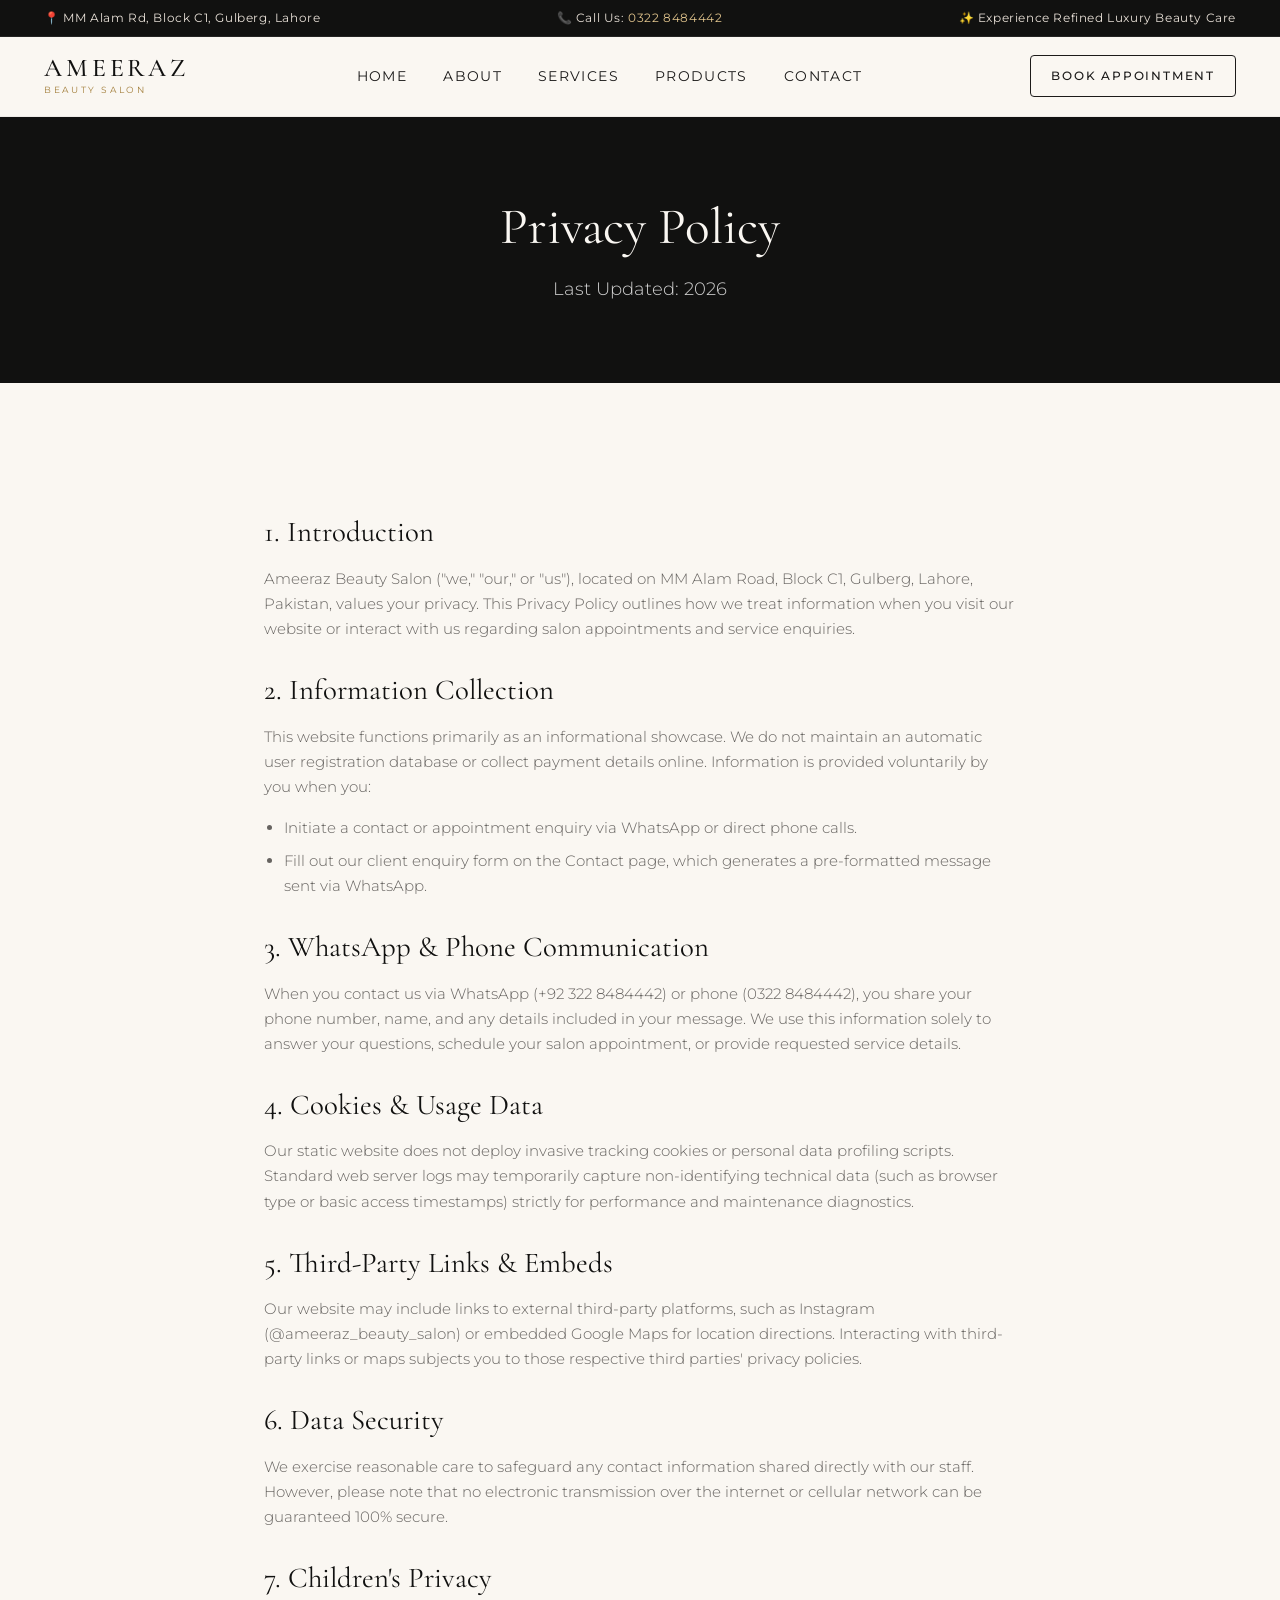
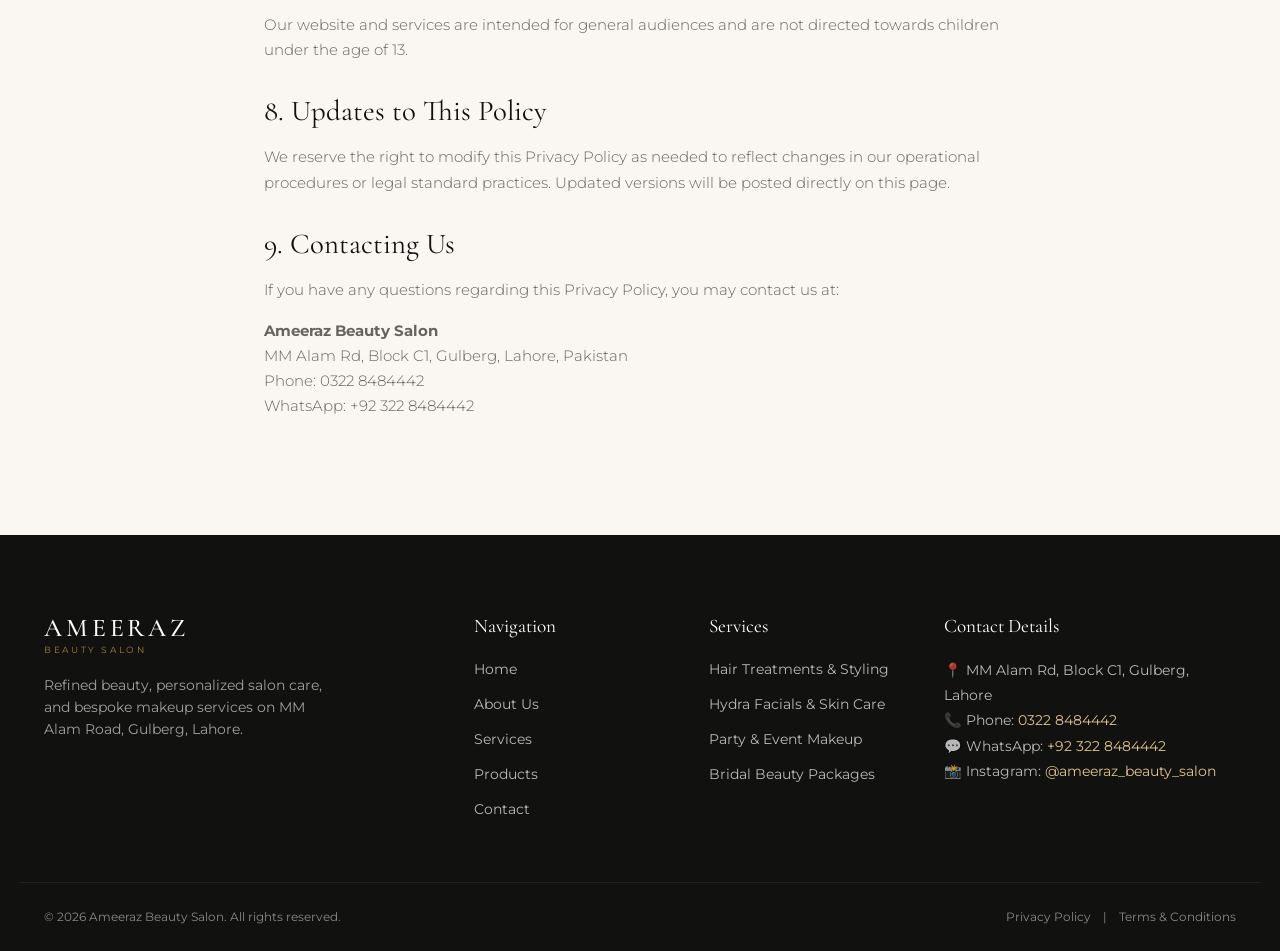
<file: privacy-policy.html>
<!DOCTYPE html>
<html lang="en">
<head>
  <meta charset="UTF-8">
  <meta name="viewport" content="width=device-width, initial-scale=1.0">
  <title>Privacy Policy | Ameeraz Beauty Salon</title>
  <meta name="description" content="Privacy Policy for Ameeraz Beauty Salon, Gulberg, Lahore. Learn how we handle your information and respect your privacy.">
  <meta name="robots" content="index, follow">
  <link rel="canonical" href="https://ameerazbeautysalon.com/privacy-policy.html">

  <link rel="preconnect" href="https://fonts.googleapis.com">
  <link rel="preconnect" href="https://fonts.gstatic.com" crossorigin>
  <link href="https://fonts.googleapis.com/css2?family=Cormorant+Garamond:ital,wght@0,300;0,400;0,500;0,600;1,400&family=Montserrat:wght@300;400;500;600&display=swap" rel="stylesheet">

  <link rel="stylesheet" href="style.css">
  <link rel="icon" href="data:image/svg+xml,<svg xmlns=%22http://www.w3.org/2000/svg%22 viewBox=%220 0 100 100%22><text y=%22.9em%22 font-size=%2290%22>✨</text></svg>">
</head>
<body>

  <div class="top-bar">
    <div class="container top-bar-content">
      <span>📍 MM Alam Rd, Block C1, Gulberg, Lahore</span>
      <span>📞 Call Us: <a href="tel:+923228484442">0322 8484442</a></span>
      <span>✨ Experience Refined Luxury Beauty Care</span>
    </div>
  </div>

  <header class="header" id="main-header">
    <div class="container header-container">
      <a href="index.html" class="brand-logo">
        <span class="logo-title">AMEERAZ</span>
        <span class="logo-subtitle">BEAUTY SALON</span>
      </a>

      <nav class="nav-menu" id="nav-menu">
        <ul class="nav-list">
          <li><a href="index.html" class="nav-link">Home</a></li>
          <li><a href="about.html" class="nav-link">About</a></li>
          <li><a href="services.html" class="nav-link">Services</a></li>
          <li><a href="products.html" class="nav-link">Products</a></li>
          <li><a href="contact.html" class="nav-link">Contact</a></li>
        </ul>
      </nav>

      <div class="header-actions">
        <a href="contact.html#appointment-form" class="btn btn-outline btn-sm desktop-only">Book Appointment</a>
        <button class="hamburger-btn" id="hamburger-toggle" aria-label="Toggle Navigation Menu">
          <span class="hamburger-bar"></span>
          <span class="hamburger-bar"></span>
          <span class="hamburger-bar"></span>
        </button>
      </div>
    </div>
  </header>

  <main>
    <section class="page-header bg-dark text-light">
      <div class="container text-center">
        <h1 class="page-title">Privacy Policy</h1>
        <p class="page-lead">Last Updated: 2026</p>
      </div>
    </section>

    <section class="section-padding">
      <div class="container max-width-md legal-content">
        <h2>1. Introduction</h2>
        <p>Ameeraz Beauty Salon ("we," "our," or "us"), located on MM Alam Road, Block C1, Gulberg, Lahore, Pakistan, values your privacy. This Privacy Policy outlines how we treat information when you visit our website or interact with us regarding salon appointments and service enquiries.</p>

        <h2>2. Information Collection</h2>
        <p>This website functions primarily as an informational showcase. We do not maintain an automatic user registration database or collect payment details online. Information is provided voluntarily by you when you:</p>
        <ul>
          <li>Initiate a contact or appointment enquiry via WhatsApp or direct phone calls.</li>
          <li>Fill out our client enquiry form on the Contact page, which generates a pre-formatted message sent via WhatsApp.</li>
        </ul>

        <h2>3. WhatsApp &amp; Phone Communication</h2>
        <p>When you contact us via WhatsApp (+92 322 8484442) or phone (0322 8484442), you share your phone number, name, and any details included in your message. We use this information solely to answer your questions, schedule your salon appointment, or provide requested service details.</p>

        <h2>4. Cookies &amp; Usage Data</h2>
        <p>Our static website does not deploy invasive tracking cookies or personal data profiling scripts. Standard web server logs may temporarily capture non-identifying technical data (such as browser type or basic access timestamps) strictly for performance and maintenance diagnostics.</p>

        <h2>5. Third-Party Links &amp; Embeds</h2>
        <p>Our website may include links to external third-party platforms, such as Instagram (@ameeraz_beauty_salon) or embedded Google Maps for location directions. Interacting with third-party links or maps subjects you to those respective third parties' privacy policies.</p>

        <h2>6. Data Security</h2>
        <p>We exercise reasonable care to safeguard any contact information shared directly with our staff. However, please note that no electronic transmission over the internet or cellular network can be guaranteed 100% secure.</p>

        <h2>7. Children's Privacy</h2>
        <p>Our website and services are intended for general audiences and are not directed towards children under the age of 13.</p>

        <h2>8. Updates to This Policy</h2>
        <p>We reserve the right to modify this Privacy Policy as needed to reflect changes in our operational procedures or legal standard practices. Updated versions will be posted directly on this page.</p>

        <h2>9. Contacting Us</h2>
        <p>If you have any questions regarding this Privacy Policy, you may contact us at:</p>
        <p>
          <strong>Ameeraz Beauty Salon</strong><br>
          MM Alam Rd, Block C1, Gulberg, Lahore, Pakistan<br>
          Phone: 0322 8484442<br>
          WhatsApp: +92 322 8484442
        </p>
      </div>
    </section>
  </main>

  <footer class="site-footer">
    <div class="container footer-grid">
      <div class="footer-col brand-col">
        <a href="index.html" class="brand-logo footer-logo">
          <span class="logo-title">AMEERAZ</span>
          <span class="logo-subtitle">BEAUTY SALON</span>
        </a>
        <p class="footer-desc">
          Refined beauty, personalized salon care, and bespoke makeup services on MM Alam Road, Gulberg, Lahore.
        </p>
      </div>

      <div class="footer-col">
        <h4 class="footer-heading">Navigation</h4>
        <ul class="footer-links">
          <li><a href="index.html">Home</a></li>
          <li><a href="about.html">About Us</a></li>
          <li><a href="services.html">Services</a></li>
          <li><a href="products.html">Products</a></li>
          <li><a href="contact.html">Contact</a></li>
        </ul>
      </div>

      <div class="footer-col">
        <h4 class="footer-heading">Services</h4>
        <ul class="footer-links">
          <li><a href="services.html#hair-services">Hair Treatments &amp; Styling</a></li>
          <li><a href="services.html#skin-services">Hydra Facials &amp; Skin Care</a></li>
          <li><a href="services.html#makeup-services">Party &amp; Event Makeup</a></li>
          <li><a href="services.html#bridal-services">Bridal Beauty Packages</a></li>
        </ul>
      </div>

      <div class="footer-col">
        <h4 class="footer-heading">Contact Details</h4>
        <p class="footer-contact-info">
          📍 MM Alam Rd, Block C1, Gulberg, Lahore<br>
          📞 Phone: <a href="tel:+923228484442">0322 8484442</a><br>
          💬 WhatsApp: <a href="https://wa.me/923228484442" target="_blank" rel="noopener noreferrer">+92 322 8484442</a><br>
          📸 Instagram: <a href="https://www.instagram.com/ameeraz_beauty_salon/" target="_blank" rel="noopener noreferrer">@ameeraz_beauty_salon</a>
        </p>
      </div>
    </div>

    <div class="footer-bottom">
      <div class="container footer-bottom-content">
        <p>&copy; 2026 Ameeraz Beauty Salon. All rights reserved.</p>
        <div class="legal-links">
          <a href="privacy-policy.html">Privacy Policy</a>
          <span>|</span>
          <a href="terms.html">Terms &amp; Conditions</a>
        </div>
      </div>
    </div>
  </footer>

  <script src="main.js" defer></script>
</body>
</html>
</file>
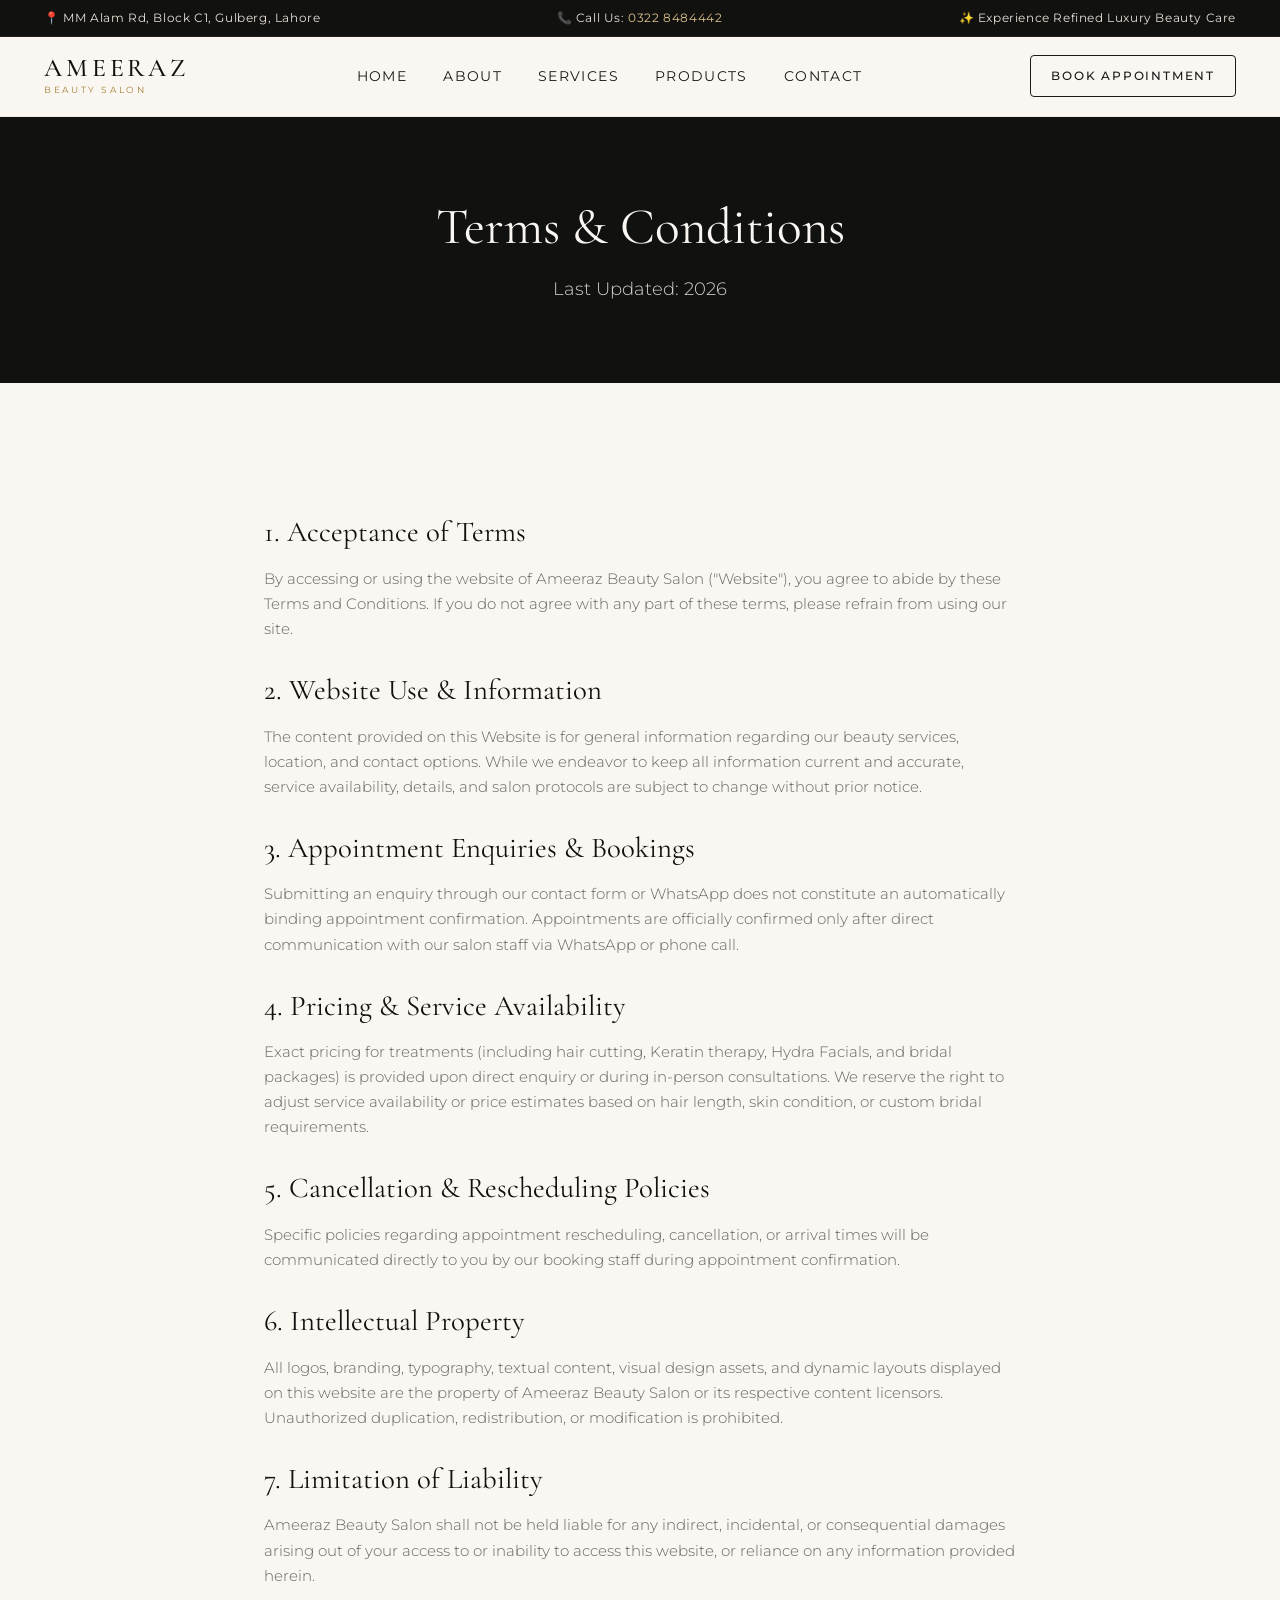
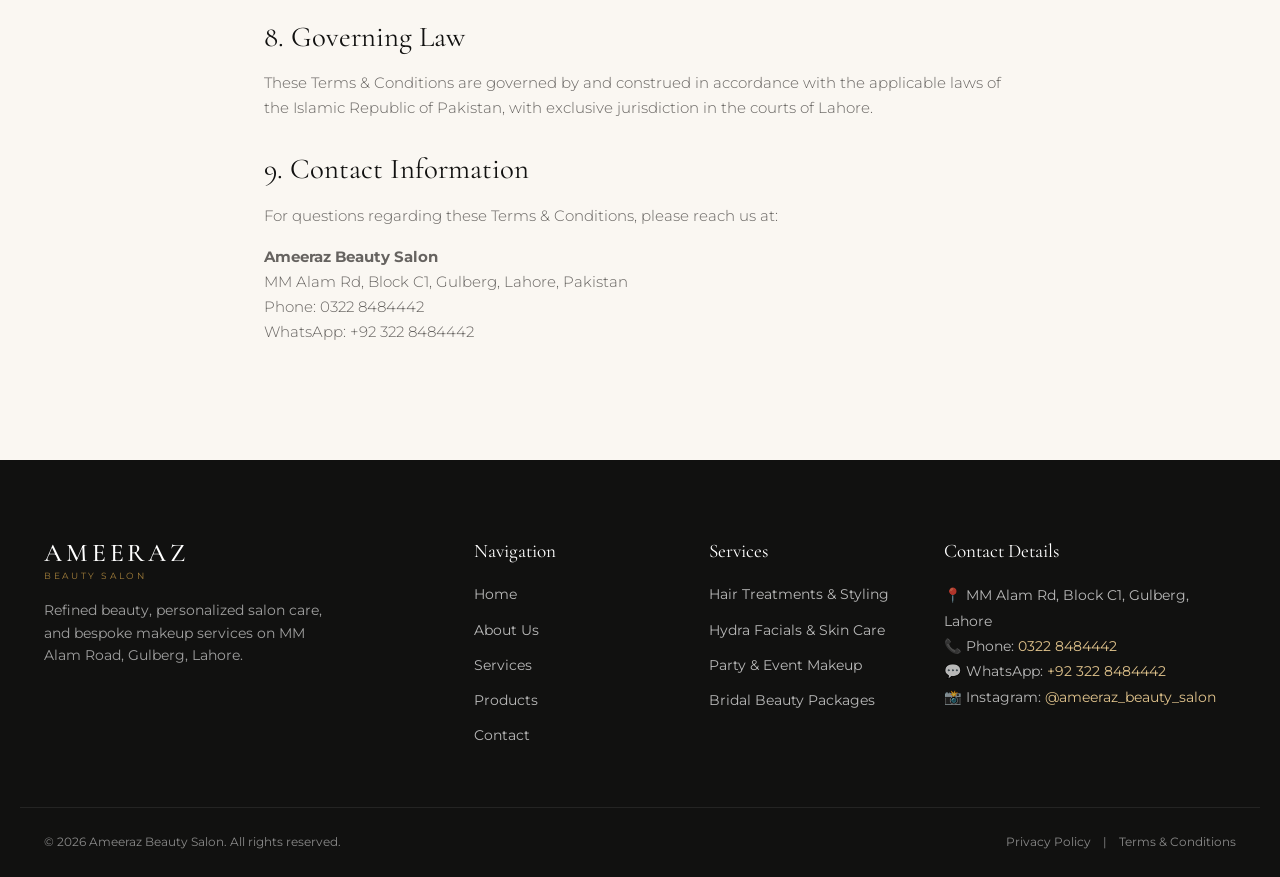
<file: terms.html>
<!DOCTYPE html>
<html lang="en">
<head>
  <meta charset="UTF-8">
  <meta name="viewport" content="width=device-width, initial-scale=1.0">
  <title>Terms &amp; Conditions | Ameeraz Beauty Salon</title>
  <meta name="description" content="Terms and Conditions governing the use of Ameeraz Beauty Salon website and booking enquiries in Gulberg, Lahore.">
  <meta name="robots" content="index, follow">
  <link rel="canonical" href="https://ameerazbeautysalon.com/terms.html">

  <link rel="preconnect" href="https://fonts.googleapis.com">
  <link rel="preconnect" href="https://fonts.gstatic.com" crossorigin>
  <link href="https://fonts.googleapis.com/css2?family=Cormorant+Garamond:ital,wght@0,300;0,400;0,500;0,600;1,400&family=Montserrat:wght@300;400;500;600&display=swap" rel="stylesheet">

  <link rel="stylesheet" href="style.css">
  <link rel="icon" href="data:image/svg+xml,<svg xmlns=%22http://www.w3.org/2000/svg%22 viewBox=%220 0 100 100%22><text y=%22.9em%22 font-size=%2290%22>✨</text></svg>">
</head>
<body>

  <div class="top-bar">
    <div class="container top-bar-content">
      <span>📍 MM Alam Rd, Block C1, Gulberg, Lahore</span>
      <span>📞 Call Us: <a href="tel:+923228484442">0322 8484442</a></span>
      <span>✨ Experience Refined Luxury Beauty Care</span>
    </div>
  </div>

  <header class="header" id="main-header">
    <div class="container header-container">
      <a href="index.html" class="brand-logo">
        <span class="logo-title">AMEERAZ</span>
        <span class="logo-subtitle">BEAUTY SALON</span>
      </a>

      <nav class="nav-menu" id="nav-menu">
        <ul class="nav-list">
          <li><a href="index.html" class="nav-link">Home</a></li>
          <li><a href="about.html" class="nav-link">About</a></li>
          <li><a href="services.html" class="nav-link">Services</a></li>
          <li><a href="products.html" class="nav-link">Products</a></li>
          <li><a href="contact.html" class="nav-link">Contact</a></li>
        </ul>
      </nav>

      <div class="header-actions">
        <a href="contact.html#appointment-form" class="btn btn-outline btn-sm desktop-only">Book Appointment</a>
        <button class="hamburger-btn" id="hamburger-toggle" aria-label="Toggle Navigation Menu">
          <span class="hamburger-bar"></span>
          <span class="hamburger-bar"></span>
          <span class="hamburger-bar"></span>
        </button>
      </div>
    </div>
  </header>

  <main>
    <section class="page-header bg-dark text-light">
      <div class="container text-center">
        <h1 class="page-title">Terms &amp; Conditions</h1>
        <p class="page-lead">Last Updated: 2026</p>
      </div>
    </section>

    <section class="section-padding">
      <div class="container max-width-md legal-content">
        <h2>1. Acceptance of Terms</h2>
        <p>By accessing or using the website of Ameeraz Beauty Salon ("Website"), you agree to abide by these Terms and Conditions. If you do not agree with any part of these terms, please refrain from using our site.</p>

        <h2>2. Website Use &amp; Information</h2>
        <p>The content provided on this Website is for general information regarding our beauty services, location, and contact options. While we endeavor to keep all information current and accurate, service availability, details, and salon protocols are subject to change without prior notice.</p>

        <h2>3. Appointment Enquiries &amp; Bookings</h2>
        <p>Submitting an enquiry through our contact form or WhatsApp does not constitute an automatically binding appointment confirmation. Appointments are officially confirmed only after direct communication with our salon staff via WhatsApp or phone call.</p>

        <h2>4. Pricing &amp; Service Availability</h2>
        <p>Exact pricing for treatments (including hair cutting, Keratin therapy, Hydra Facials, and bridal packages) is provided upon direct enquiry or during in-person consultations. We reserve the right to adjust service availability or price estimates based on hair length, skin condition, or custom bridal requirements.</p>

        <h2>5. Cancellation &amp; Rescheduling Policies</h2>
        <p>Specific policies regarding appointment rescheduling, cancellation, or arrival times will be communicated directly to you by our booking staff during appointment confirmation.</p>

        <h2>6. Intellectual Property</h2>
        <p>All logos, branding, typography, textual content, visual design assets, and dynamic layouts displayed on this website are the property of Ameeraz Beauty Salon or its respective content licensors. Unauthorized duplication, redistribution, or modification is prohibited.</p>

        <h2>7. Limitation of Liability</h2>
        <p>Ameeraz Beauty Salon shall not be held liable for any indirect, incidental, or consequential damages arising out of your access to or inability to access this website, or reliance on any information provided herein.</p>

        <h2>8. Governing Law</h2>
        <p>These Terms &amp; Conditions are governed by and construed in accordance with the applicable laws of the Islamic Republic of Pakistan, with exclusive jurisdiction in the courts of Lahore.</p>

        <h2>9. Contact Information</h2>
        <p>For questions regarding these Terms &amp; Conditions, please reach us at:</p>
        <p>
          <strong>Ameeraz Beauty Salon</strong><br>
          MM Alam Rd, Block C1, Gulberg, Lahore, Pakistan<br>
          Phone: 0322 8484442<br>
          WhatsApp: +92 322 8484442
        </p>
      </div>
    </section>
  </main>

  <footer class="site-footer">
    <div class="container footer-grid">
      <div class="footer-col brand-col">
        <a href="index.html" class="brand-logo footer-logo">
          <span class="logo-title">AMEERAZ</span>
          <span class="logo-subtitle">BEAUTY SALON</span>
        </a>
        <p class="footer-desc">
          Refined beauty, personalized salon care, and bespoke makeup services on MM Alam Road, Gulberg, Lahore.
        </p>
      </div>

      <div class="footer-col">
        <h4 class="footer-heading">Navigation</h4>
        <ul class="footer-links">
          <li><a href="index.html">Home</a></li>
          <li><a href="about.html">About Us</a></li>
          <li><a href="services.html">Services</a></li>
          <li><a href="products.html">Products</a></li>
          <li><a href="contact.html">Contact</a></li>
        </ul>
      </div>

      <div class="footer-col">
        <h4 class="footer-heading">Services</h4>
        <ul class="footer-links">
          <li><a href="services.html#hair-services">Hair Treatments &amp; Styling</a></li>
          <li><a href="services.html#skin-services">Hydra Facials &amp; Skin Care</a></li>
          <li><a href="services.html#makeup-services">Party &amp; Event Makeup</a></li>
          <li><a href="services.html#bridal-services">Bridal Beauty Packages</a></li>
        </ul>
      </div>

      <div class="footer-col">
        <h4 class="footer-heading">Contact Details</h4>
        <p class="footer-contact-info">
          📍 MM Alam Rd, Block C1, Gulberg, Lahore<br>
          📞 Phone: <a href="tel:+923228484442">0322 8484442</a><br>
          💬 WhatsApp: <a href="https://wa.me/923228484442" target="_blank" rel="noopener noreferrer">+92 322 8484442</a><br>
          📸 Instagram: <a href="https://www.instagram.com/ameeraz_beauty_salon/" target="_blank" rel="noopener noreferrer">@ameeraz_beauty_salon</a>
        </p>
      </div>
    </div>

    <div class="footer-bottom">
      <div class="container footer-bottom-content">
        <p>&copy; 2026 Ameeraz Beauty Salon. All rights reserved.</p>
        <div class="legal-links">
          <a href="privacy-policy.html">Privacy Policy</a>
          <span>|</span>
          <a href="terms.html">Terms &amp; Conditions</a>
        </div>
      </div>
    </div>
  </footer>

  <script src="main.js" defer></script>
</body>
</html>
</file>
<file: style.css>
/* ==========================================================================
   AMEERAZ BEAUTY SALON - LUXURY SYSTEM STYLESHEET
   Design Language: Luxury, Editorial, Minimal, Sophisticated, Feminine
   ========================================================================== */

/* --- CSS Variables / Color Palette --- */
:root {
  --color-cream: #FAF7F2;
  --color-ivory: #F4EFEB;
  --color-sand: #E8E0D7;
  --color-charcoal: #1C1B1A;
  --color-black: #111110;
  --color-gold: #C5A059;
  --color-gold-light: #E0C38C;
  --color-gold-dark: #A37F3B;
  --color-muted: #666360;
  --color-white: #FFFFFF;
  --color-whatsapp: #25D366;
  --color-whatsapp-dark: #1DA851;

  --font-heading: 'Cormorant Garamond', Georgia, serif;
  --font-body: 'Montserrat', -apple-system, BlinkMacSystemFont, "Segoe UI", Roboto, sans-serif;

  --transition-fast: 0.2s cubic-bezier(0.16, 1, 0.3, 1);
  --transition-smooth: 0.4s cubic-bezier(0.16, 1, 0.3, 1);
  --transition-slow: 0.8s cubic-bezier(0.16, 1, 0.3, 1);

  --max-width: 1240px;
  --header-height: 80px;
  --border-radius: 4px;
  --shadow-subtle: 0 4px 20px rgba(0, 0, 0, 0.04);
  --shadow-medium: 0 10px 30px rgba(0, 0, 0, 0.08);
}

/* --- Global Reset & Base Styles --- */
*, *::before, *::after {
  box-sizing: border-box;
  margin: 0;
  padding: 0;
}

html {
  font-size: 16px;
  scroll-behavior: smooth;
  -webkit-font-smoothing: antialiased;
  -moz-osx-font-smoothing: grayscale;
}

body {
  font-family: var(--font-body);
  background-color: var(--color-cream);
  color: var(--color-charcoal);
  line-height: 1.65;
  overflow-x: hidden;
}

body.nav-open {
  overflow: hidden;
}

img {
  max-width: 100%;
  height: auto;
  display: block;
}

a {
  color: inherit;
  text-decoration: none;
  transition: color var(--transition-fast);
}

button, input, select, textarea {
  font-family: inherit;
  font-size: inherit;
}

ul {
  list-style: none;
}

/* --- Accessibility Focus States --- */
a:focus-visible, button:focus-visible, input:focus-visible, select:focus-visible, textarea:focus-visible {
  outline: 2px solid var(--color-gold);
  outline-offset: 3px;
}

/* --- Container & Layout Helpers --- */
.container {
  width: 100%;
  max-width: var(--max-width);
  margin: 0 auto;
  padding: 0 24px;
}

.max-width-md {
  max-width: 800px;
  margin-left: auto;
  margin-right: auto;
}

.section-padding {
  padding: 100px 0;
}

.section-padding-sm {
  padding: 40px 0;
}

.grid-2 {
  display: grid;
  grid-template-columns: 1fr 1fr;
  gap: 60px;
}

.align-center {
  align-items: center;
}

.align-start {
  align-items: flex-start;
}

.text-center {
  text-align: center;
}

.justify-center {
  justify-content: center;
}

/* --- Typography System --- */
h1, h2, h3, h4, h5, h6 {
  font-family: var(--font-heading);
  font-weight: 400;
  line-height: 1.2;
  color: var(--color-black);
}

.hero-title {
  font-size: clamp(2.8rem, 5.5vw, 4.8rem);
  letter-spacing: -0.01em;
  margin-bottom: 24px;
}

.section-title {
  font-size: clamp(2rem, 3.5vw, 3.2rem);
  margin-bottom: 20px;
}

.page-title {
  font-size: clamp(2.5rem, 4vw, 3.8rem);
  margin-bottom: 16px;
}

.section-subtitle {
  display: inline-block;
  font-size: 0.8rem;
  text-transform: uppercase;
  letter-spacing: 0.2em;
  color: var(--color-gold-dark);
  margin-bottom: 12px;
  font-weight: 600;
}

.gold-text {
  color: var(--color-gold) !important;
}

.paragraph {
  font-size: 1.05rem;
  color: var(--color-muted);
  margin-bottom: 20px;
  font-weight: 300;
}

.text-light {
  color: var(--color-cream);
}

.text-light-muted {
  color: rgba(250, 247, 242, 0.7);
}

.bg-light {
  background-color: var(--color-ivory);
}

.bg-dark {
  background-color: var(--color-black);
  color: var(--color-cream);
}

.bg-dark h1, .bg-dark h2, .bg-dark h3 {
  color: var(--color-cream);
}

/* --- Buttons & Interactive Elements --- */
.btn {
  display: inline-flex;
  align-items: center;
  justify-content: center;
  padding: 14px 32px;
  font-size: 0.85rem;
  text-transform: uppercase;
  letter-spacing: 0.15em;
  font-weight: 500;
  border-radius: var(--border-radius);
  transition: all var(--transition-fast);
  cursor: pointer;
  border: 1px solid transparent;
}

.btn-primary {
  background-color: var(--color-gold);
  color: var(--color-white);
  border-color: var(--color-gold);
}

.btn-primary:hover {
  background-color: var(--color-gold-dark);
  border-color: var(--color-gold-dark);
  transform: translateY(-2px);
}

.btn-secondary {
  background-color: transparent;
  color: var(--color-white);
  border-color: rgba(255, 255, 255, 0.4);
}

.btn-secondary:hover {
  border-color: var(--color-white);
  background-color: rgba(255, 255, 255, 0.08);
}

.btn-outline {
  background-color: transparent;
  color: var(--color-charcoal);
  border-color: var(--color-charcoal);
}

.btn-outline:hover {
  background-color: var(--color-charcoal);
  color: var(--color-white);
}

.btn-whatsapp {
  background-color: var(--color-whatsapp);
  color: var(--color-white);
  border-color: var(--color-whatsapp);
}

.btn-whatsapp:hover {
  background-color: var(--color-whatsapp-dark);
  border-color: var(--color-whatsapp-dark);
}

.btn-sm {
  padding: 10px 20px;
  font-size: 0.75rem;
}

.btn-row {
  display: flex;
  flex-wrap: wrap;
  gap: 16px;
  align-items: center;
}

.margin-top-sm { margin-top: 16px; }
.margin-top-md { margin-top: 32px; }
.margin-bottom-md { margin-bottom: 32px; }

/* --- Top Announcement Bar --- */
.top-bar {
  background-color: var(--color-black);
  color: var(--color-sand);
  font-size: 0.75rem;
  letter-spacing: 0.05em;
  padding: 8px 0;
  border-bottom: 1px solid rgba(255, 255, 255, 0.08);
}

.top-bar-content {
  display: flex;
  justify-content: space-between;
  align-items: center;
}

.top-bar a {
  color: var(--color-gold-light);
}

/* --- Header & Navigation --- */
.header {
  position: sticky;
  top: 0;
  left: 0;
  width: 100%;
  height: var(--header-height);
  background-color: rgba(250, 247, 242, 0.92);
  backdrop-filter: blur(10px);
  z-index: 1000;
  border-bottom: 1px solid rgba(0, 0, 0, 0.05);
  transition: background-color var(--transition-fast), box-shadow var(--transition-fast);
}

.header.scrolled {
  box-shadow: var(--shadow-subtle);
  background-color: rgba(250, 247, 242, 0.98);
}

.header-container {
  display: flex;
  align-items: center;
  justify-content: space-between;
  height: 100%;
}

.brand-logo {
  display: flex;
  flex-direction: column;
}

.logo-title {
  font-family: var(--font-heading);
  font-size: 1.6rem;
  letter-spacing: 0.15em;
  font-weight: 500;
  color: var(--color-black);
  line-height: 1;
}

.logo-subtitle {
  font-size: 0.55rem;
  letter-spacing: 0.3em;
  color: var(--color-gold-dark);
  text-transform: uppercase;
  margin-top: 3px;
}

.nav-list {
  display: flex;
  gap: 36px;
}

.nav-link {
  font-size: 0.85rem;
  text-transform: uppercase;
  letter-spacing: 0.1em;
  font-weight: 400;
  color: var(--color-charcoal);
  position: relative;
  padding: 4px 0;
}

.nav-link::after {
  content: '';
  position: absolute;
  bottom: 0;
  left: 0;
  width: 0%;
  height: 1px;
  background-color: var(--color-gold);
  transition: width var(--transition-fast);
}

.nav-link:hover::after, .nav-link.active::after {
  width: 100%;
}

.hamburger-btn {
  display: none;
  background: none;
  border: none;
  cursor: pointer;
  padding: 8px;
  flex-direction: column;
  gap: 5px;
}

.hamburger-bar {
  width: 24px;
  height: 2px;
  background-color: var(--color-black);
  transition: all var(--transition-fast);
}

/* --- Hero Section --- */
.hero-section {
  position: relative;
  min-height: calc(100vh - var(--header-height));
  display: flex;
  align-items: center;
  background-color: var(--color-black);
  color: var(--color-white);
  overflow: hidden;
  padding: 80px 0;
}

.webgl-background {
  position: absolute;
  top: 0;
  left: 0;
  width: 100%;
  height: 100%;
  z-index: 1;
  opacity: 0.6;
}

.hero-overlay {
  position: absolute;
  top: 0;
  left: 0;
  width: 100%;
  height: 100%;
  background: radial-gradient(circle at center, rgba(17, 17, 16, 0.4) 0%, rgba(17, 17, 16, 0.85) 100%);
  z-index: 2;
}

.hero-content {
  position: relative;
  z-index: 3;
  max-width: 820px;
}

.sub-badge {
  display: inline-block;
  padding: 6px 16px;
  border: 1px solid var(--color-gold);
  color: var(--color-gold);
  font-size: 0.75rem;
  letter-spacing: 0.2em;
  text-transform: uppercase;
  border-radius: 50px;
  margin-bottom: 24px;
}

.hero-lead {
  font-size: 1.2rem;
  color: rgba(255, 255, 255, 0.85);
  font-weight: 300;
  margin-bottom: 40px;
  max-width: 680px;
}

.hero-cta-group {
  display: flex;
  gap: 20px;
  margin-bottom: 60px;
}

.hero-quick-info {
  display: flex;
  align-items: center;
  gap: 24px;
  padding-top: 24px;
  border-top: 1px solid rgba(255, 255, 255, 0.15);
  font-size: 0.85rem;
}

.info-label {
  display: block;
  font-size: 0.7rem;
  text-transform: uppercase;
  color: var(--color-gold);
  letter-spacing: 0.1em;
}

.info-val {
  color: var(--color-white);
}

.info-divider {
  width: 1px;
  height: 30px;
  background-color: rgba(255, 255, 255, 0.2);
}

/* --- Trust / Value Bar --- */
.trust-grid {
  display: grid;
  grid-template-columns: repeat(4, 1fr);
  gap: 30px;
}

.trust-card {
  padding: 24px;
  border-left: 2px solid var(--color-gold);
}

.trust-title {
  font-size: 1.2rem;
  margin-bottom: 8px;
}

.trust-desc {
  font-size: 0.85rem;
  color: var(--color-muted);
}

/* --- Image Wrappers & Layout Elements --- */
.rounded-img {
  border-radius: var(--border-radius);
  box-shadow: var(--shadow-medium);
  object-fit: cover;
  width: 100%;
}

.feature-bullets {
  margin-top: 24px;
  display: flex;
  flex-direction: column;
  gap: 12px;
  font-size: 0.95rem;
  color: var(--color-charcoal);
}

/* --- Cards System --- */
.card-grid {
  display: grid;
  grid-template-columns: repeat(auto-fit, minmax(280px, 1fr));
  gap: 30px;
  margin-top: 40px;
}

.service-card {
  background-color: rgba(255, 255, 255, 0.03);
  border: 1px solid rgba(255, 255, 255, 0.08);
  border-radius: var(--border-radius);
  overflow: hidden;
  transition: transform var(--transition-fast), border-color var(--transition-fast);
}

.service-card:hover {
  transform: translateY(-6px);
  border-color: var(--color-gold);
}

.card-image-box {
  width: 100%;
  height: 240px;
  overflow: hidden;
}

.card-image-box img {
  width: 100%;
  height: 100%;
  object-fit: cover;
  transition: transform var(--transition-smooth);
}

.service-card:hover .card-image-box img {
  transform: scale(1.05);
}

.card-body {
  padding: 28px;
}

.card-title {
  font-size: 1.5rem;
  margin-bottom: 12px;
}

.card-text {
  font-size: 0.9rem;
  color: var(--color-muted);
  margin-bottom: 20px;
  font-weight: 300;
}

.bg-dark .card-text {
  color: rgba(250, 247, 242, 0.7);
}

.card-link {
  font-size: 0.8rem;
  text-transform: uppercase;
  letter-spacing: 0.15em;
  color: var(--color-gold);
  font-weight: 500;
}

/* --- Treatment List --- */
.treatment-list {
  display: flex;
  flex-direction: column;
  gap: 20px;
  margin-top: 40px;
}

.treatment-item {
  display: flex;
  justify-content: space-between;
  align-items: center;
  padding: 24px;
  background-color: var(--color-white);
  border-radius: var(--border-radius);
  box-shadow: var(--shadow-subtle);
  border: 1px solid rgba(0, 0, 0, 0.03);
}

.treatment-name {
  font-size: 1.4rem;
  margin-bottom: 4px;
}

.treatment-desc {
  font-size: 0.85rem;
  color: var(--color-muted);
}

.treatment-action {
  display: flex;
  align-items: center;
  gap: 20px;
}

.price-tag {
  font-size: 0.85rem;
  font-style: italic;
  color: var(--color-gold-dark);
}

/* --- Editorial & Why Choose Grid --- */
.why-grid {
  display: grid;
  grid-template-columns: repeat(auto-fit, minmax(240px, 1fr));
  gap: 30px;
  margin-top: 40px;
}

.why-card {
  padding: 32px 24px;
  background-color: var(--color-ivory);
  border-radius: var(--border-radius);
  text-align: center;
}

.why-icon {
  font-size: 2rem;
  margin-bottom: 16px;
}

.why-title {
  font-size: 1.3rem;
  margin-bottom: 12px;
}

.why-text {
  font-size: 0.88rem;
  color: var(--color-muted);
}

/* --- Masonry Gallery --- */
.gallery-grid {
  display: grid;
  grid-template-columns: repeat(auto-fill, minmax(260px, 1fr));
  gap: 20px;
  margin-top: 40px;
}

.gallery-item {
  border-radius: var(--border-radius);
  overflow: hidden;
  height: 280px;
}

.gallery-item img {
  width: 100%;
  height: 100%;
  object-fit: cover;
  transition: transform var(--transition-smooth);
}

.gallery-item:hover img {
  transform: scale(1.06);
}

/* --- Filter Bar (Services Page) --- */
.filter-bar {
  display: flex;
  justify-content: center;
  flex-wrap: wrap;
  gap: 12px;
}

.filter-btn {
  background-color: transparent;
  border: 1px solid var(--color-sand);
  padding: 8px 20px;
  font-size: 0.8rem;
  text-transform: uppercase;
  letter-spacing: 0.1em;
  border-radius: 50px;
  cursor: pointer;
  transition: all var(--transition-fast);
}

.filter-btn.active, .filter-btn:hover {
  background-color: var(--color-gold);
  border-color: var(--color-gold);
  color: var(--color-white);
}

/* --- Service Detailed Catalog --- */
.service-category-block {
  margin-bottom: 60px;
}

.category-heading {
  font-size: 2.2rem;
  margin-bottom: 30px;
  padding-bottom: 12px;
  border-bottom: 1px solid var(--color-sand);
}

.service-list-grid {
  display: grid;
  grid-template-columns: repeat(auto-fit, minmax(280px, 1fr));
  gap: 24px;
}

.service-detail-card {
  background-color: var(--color-white);
  padding: 28px;
  border-radius: var(--border-radius);
  box-shadow: var(--shadow-subtle);
  display: flex;
  flex-direction: column;
  justify-content: space-between;
}

.service-detail-title {
  font-size: 1.4rem;
  margin-bottom: 10px;
}

.service-detail-text {
  font-size: 0.88rem;
  color: var(--color-muted);
  margin-bottom: 20px;
}

.card-footer-info {
  display: flex;
  justify-content: space-between;
  align-items: center;
  padding-top: 16px;
  border-top: 1px solid rgba(0, 0, 0, 0.05);
}

.price-notice {
  font-size: 0.78rem;
  color: var(--color-gold-dark);
  font-style: italic;
}

.category-cta {
  margin-top: 32px;
  display: flex;
  gap: 16px;
}

.section-divider {
  border: none;
  height: 1px;
  background-color: var(--color-sand);
  margin: 60px 0;
}

/* --- Products Page Placeholders --- */
.product-placeholder-card {
  background-color: var(--color-white);
  border-radius: var(--border-radius);
  overflow: hidden;
  box-shadow: var(--shadow-subtle);
  border: 1px solid rgba(0, 0, 0, 0.04);
}

.placeholder-img-box {
  width: 100%;
  height: 220px;
  background-color: var(--color-sand);
  display: flex;
  align-items: center;
  justify-content: center;
}

.placeholder-label {
  font-size: 0.8rem;
  text-transform: uppercase;
  letter-spacing: 0.1em;
  color: var(--color-muted);
}

.notice-box {
  padding: 20px;
  background-color: var(--color-ivory);
  border-left: 3px solid var(--color-gold);
  border-radius: var(--border-radius);
  font-size: 0.9rem;
  text-align: left;
}

/* --- Contact Page Styles --- */
.contact-card {
  background-color: var(--color-white);
  padding: 32px 24px;
  border-radius: var(--border-radius);
  text-align: center;
  box-shadow: var(--shadow-subtle);
}

.contact-card-icon {
  font-size: 2rem;
  margin-bottom: 12px;
}

.phone-num {
  font-weight: 600;
  color: var(--color-black);
  margin-top: 8px;
}

.appointment-form {
  background-color: var(--color-white);
  padding: 40px;
  border-radius: var(--border-radius);
  box-shadow: var(--shadow-medium);
}

.form-group {
  margin-bottom: 20px;
}

.form-group label {
  display: block;
  font-size: 0.8rem;
  text-transform: uppercase;
  letter-spacing: 0.08em;
  margin-bottom: 8px;
  font-weight: 500;
}

.form-control {
  width: 100%;
  padding: 12px 16px;
  border: 1px solid var(--color-sand);
  border-radius: var(--border-radius);
  background-color: var(--color-cream);
  color: var(--color-black);
  transition: border-color var(--transition-fast);
}

.form-control:focus {
  outline: none;
  border-color: var(--color-gold);
  background-color: var(--color-white);
}

.form-row-2 {
  display: grid;
  grid-template-columns: 1fr 1fr;
  gap: 20px;
}

.width-full {
  width: 100%;
}

.map-container {
  border-radius: var(--border-radius);
  overflow: hidden;
  box-shadow: var(--shadow-medium);
  margin-top: 30px;
}

/* --- Legal Pages --- */
.legal-content h2 {
  font-size: 1.8rem;
  margin: 32px 0 16px;
}

.legal-content p, .legal-content ul {
  font-size: 0.95rem;
  color: var(--color-muted);
  margin-bottom: 16px;
  font-weight: 300;
}

.legal-content ul {
  padding-left: 20px;
  list-style: disc;
}

.legal-content li {
  margin-bottom: 8px;
}

/* --- Page Header Banner --- */
.page-header {
  padding: 80px 0;
}

.page-lead {
  font-size: 1.1rem;
  color: rgba(255, 255, 255, 0.8);
  max-width: 600px;
  margin: 0 auto;
  font-weight: 300;
}

/* --- Footer --- */
.site-footer {
  background-color: var(--color-black);
  color: var(--color-sand);
  padding-top: 80px;
  font-size: 0.88rem;
}

.footer-grid {
  display: grid;
  grid-template-columns: 2fr 1fr 1fr 1.5fr;
  gap: 40px;
  padding-bottom: 60px;
  border-bottom: 1px solid rgba(255, 255, 255, 0.08);
}

.footer-logo .logo-title {
  color: var(--color-white);
}

.footer-desc {
  margin-top: 16px;
  color: rgba(255, 255, 255, 0.6);
  font-size: 0.85rem;
  max-width: 300px;
}

.footer-heading {
  color: var(--color-white);
  font-size: 1.2rem;
  margin-bottom: 20px;
}

.footer-links {
  display: flex;
  flex-direction: column;
  gap: 12px;
}

.footer-links a {
  color: rgba(255, 255, 255, 0.7);
}

.footer-links a:hover {
  color: var(--color-gold);
}

.footer-contact-info {
  line-height: 1.8;
  color: rgba(255, 255, 255, 0.7);
}

.footer-contact-info a {
  color: var(--color-gold-light);
}

.footer-bottom {
  padding: 24px 0;
  font-size: 0.78rem;
  color: rgba(255, 255, 255, 0.5);
}

.footer-bottom-content {
  display: flex;
  justify-content: space-between;
  align-items: center;
}

.legal-links {
  display: flex;
  gap: 12px;
}

.legal-links a {
  color: rgba(255, 255, 255, 0.5);
}

.legal-links a:hover {
  color: var(--color-white);
}

/* --- Floating WhatsApp Button --- */
.floating-whatsapp {
  position: fixed;
  bottom: 28px;
  right: 28px;
  width: 56px;
  height: 56px;
  background-color: var(--color-whatsapp);
  border-radius: 50%;
  display: flex;
  align-items: center;
  justify-content: center;
  box-shadow: 0 4px 16px rgba(37, 211, 102, 0.4);
  z-index: 999;
  transition: transform var(--transition-fast), background-color var(--transition-fast);
}

.floating-whatsapp:hover {
  transform: scale(1.08);
  background-color: var(--color-whatsapp-dark);
}

/* ==========================================================================
   RESPONSIVE DESIGN & MEDIA QUERIES
   ========================================================================== */

@media (max-width: 1024px) {
  .grid-2 {
    grid-template-columns: 1fr;
    gap: 40px;
  }

  .footer-grid {
    grid-template-columns: 1fr 1fr;
  }
}

@media (max-width: 768px) {
  .top-bar-content {
    flex-direction: column;
    gap: 4px;
    text-align: center;
  }

  .desktop-only {
    display: none;
  }

  .hamburger-btn {
    display: flex;
  }

  .nav-menu {
    position: fixed;
    top: var(--header-height);
    left: 0;
    width: 100%;
    height: calc(100vh - var(--header-height));
    background-color: var(--color-cream);
    padding: 40px 24px;
    transform: translateY(-100%);
    opacity: 0;
    visibility: hidden;
    transition: all var(--transition-smooth);
    display: flex;
    flex-direction: column;
    justify-content: center;
  }

  .nav-menu.active {
    transform: translateY(0);
    opacity: 1;
    visibility: visible;
  }

  .nav-list {
    flex-direction: column;
    align-items: center;
    gap: 28px;
  }

  .nav-link {
    font-size: 1.2rem;
  }

  .trust-grid {
    grid-template-columns: 1fr 1fr;
  }

  .treatment-item {
    flex-direction: column;
    align-items: flex-start;
    gap: 16px;
  }

  .treatment-action {
    width: 100%;
    justify-content: space-between;
  }

  .form-row-2 {
    grid-template-columns: 1fr;
  }

  .footer-grid {
    grid-template-columns: 1fr;
  }

  .footer-bottom-content {
    flex-direction: column;
    gap: 12px;
    text-align: center;
  }
}

@media (max-width: 480px) {
  .trust-grid {
    grid-template-columns: 1fr;
  }

  .hero-cta-group {
    flex-direction: column;
  }

  .btn {
    width: 100%;
  }

  .appointment-form {
    padding: 24px 16px;
  }
}

/* Reduced Motion Support */
@media (prefers-reduced-motion: reduce) {
  *, *::before, *::after {
    animation-duration: 0.01ms !important;
    animation-iteration-count: 1 !important;
    transition-duration: 0.01ms !important;
    scroll-behavior: auto !important;
  }
  .webgl-background {
    display: none !important;
  }
}
</file>
